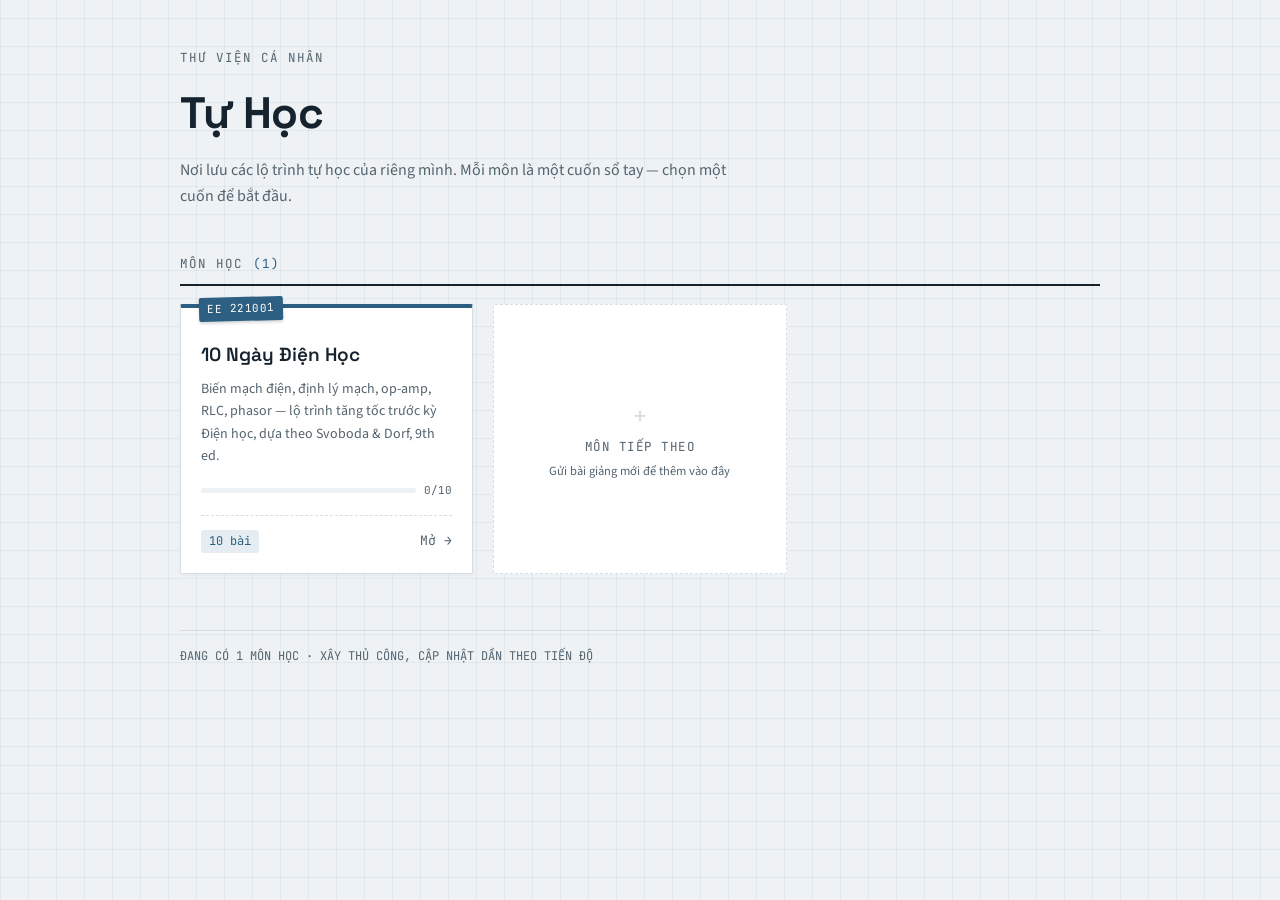
<file: index_1.html>
<!DOCTYPE html>
<html lang="vi">
<head>
<meta charset="UTF-8">
<meta name="viewport" content="width=device-width, initial-scale=1.0">
<title>Tự Học — Thư viện bài giảng cá nhân</title>
<link rel="preconnect" href="https://fonts.googleapis.com">
<link href="https://fonts.googleapis.com/css2?family=Space+Grotesk:wght@500;600;700&family=Source+Sans+3:wght@400;500;600;700&family=JetBrains+Mono:wght@400;500;600&display=swap" rel="stylesheet">
<style>
  :root{
    --bg:#eef2f5;
    --grid:rgba(44,95,130,0.07);
    --paper:#ffffff;
    --ink:#16232e;
    --ink-soft:#54646f;
    --line:#d7dee3;
    --blue:#2c5f82;
    --blue-soft:#e6edf2;
    --copper:#b5533c;
    --copper-soft:#f5e9e4;
    --amber:#b9791f;
    --amber-soft:#faf1de;
    --green:#3f8f6d;
    --green-soft:#e9f4ef;
    --font-display:'Space Grotesk', sans-serif;
    --font-body:'Source Sans 3', sans-serif;
    --font-mono:'JetBrains Mono', monospace;
  }
  *{box-sizing:border-box;}
  body{
    margin:0;
    background-color:var(--bg);
    background-image:
      repeating-linear-gradient(0deg, var(--grid) 0 1px, transparent 1px 28px),
      repeating-linear-gradient(90deg, var(--grid) 0 1px, transparent 1px 28px);
    font-family:var(--font-body);
    color:var(--ink);
    line-height:1.6;
    padding:48px 16px 80px;
  }
  .wrap{
    max-width:920px;
    margin:0 auto;
  }
  header{
    margin-bottom:44px;
  }
  .eyebrow{
    font-family:var(--font-mono);
    font-size:12.5px;
    letter-spacing:.08em;
    color:var(--ink-soft);
    margin-bottom:10px;
  }
  h1{
    font-family:var(--font-display);
    font-size:clamp(30px,5.5vw,44px);
    font-weight:700;
    margin:0 0 10px;
    letter-spacing:-.01em;
  }
  header p{
    color:var(--ink-soft);
    font-size:16px;
    max-width:560px;
    margin:0;
  }
  .shelf-label{
    font-family:var(--font-mono);
    font-size:12.5px;
    letter-spacing:.08em;
    color:var(--ink-soft);
    text-transform:uppercase;
    display:flex;
    align-items:baseline;
    gap:10px;
    margin:0 0 18px;
    padding-bottom:10px;
    border-bottom:2px solid var(--ink);
  }
  .shelf-label .count{
    color:var(--blue);
  }
  .shelf{
    display:grid;
    grid-template-columns:repeat(auto-fill, minmax(240px, 1fr));
    gap:20px;
  }
  .card{
    position:relative;
    background:var(--paper);
    border:1px solid var(--line);
    border-radius:2px;
    padding:26px 20px 20px;
    text-decoration:none;
    color:var(--ink);
    display:flex;
    flex-direction:column;
    min-height:180px;
    box-shadow:0 1px 3px rgba(22,35,46,0.05);
    transition:transform .15s ease, box-shadow .15s ease;
    overflow:visible;
  }
  .card::before{
    content:attr(data-code);
    position:absolute;
    top:-11px;
    left:18px;
    font-family:var(--font-mono);
    font-size:11px;
    letter-spacing:.05em;
    background:var(--accent, var(--blue));
    color:#fff;
    padding:3px 8px;
    border-radius:2px;
    transform:rotate(-1.5deg);
    box-shadow:0 2px 3px rgba(22,35,46,0.18);
  }
  .card{ border-top:4px solid var(--accent, var(--blue)); }
  @media (prefers-reduced-motion: no-preference){
    .card:hover{
      transform:translateY(-3px);
      box-shadow:0 10px 20px rgba(22,35,46,0.10);
    }
  }
  .card h2{
    font-family:var(--font-display);
    font-size:19px;
    font-weight:600;
    margin:6px 0 8px;
  }
  .card p.desc{
    font-size:14px;
    color:var(--ink-soft);
    margin:0 0 auto;
    flex:1;
  }
  .progress-mini{ display:flex; align-items:center; gap:8px; margin-top:14px; }
  .progress-mini-track{ flex:1; height:5px; background:var(--bg); border-radius:3px; overflow:hidden; }
  .progress-mini-fill{ height:100%; width:0%; background:var(--accent, var(--blue)); border-radius:3px; }
  @media (prefers-reduced-motion: no-preference){
    .progress-mini-fill{ transition:width .3s ease; }
  }
  .progress-mini-label{ font-family:var(--font-mono); font-size:11px; color:var(--ink-soft); white-space:nowrap; }
  .card .meta{
    display:flex;
    justify-content:space-between;
    align-items:center;
    margin-top:16px;
    padding-top:14px;
    border-top:1px dashed var(--line);
  }
  .card .tag{
    font-family:var(--font-mono);
    font-size:12px;
    color:var(--accent, var(--blue));
    background:var(--accent-soft, var(--blue-soft));
    padding:2px 8px;
    border-radius:3px;
  }
  .card .go{
    font-family:var(--font-mono);
    font-size:13px;
    color:var(--ink-soft);
  }
  .card:hover .go{ color:var(--accent, var(--blue)); }

  .card.empty{
    align-items:center;
    justify-content:center;
    text-align:center;
    border:1.5px dashed var(--line);
    border-top:1.5px dashed var(--line);
    color:var(--ink-soft);
    box-shadow:none;
  }
  .card.empty::before{ content:none; }
  .card.empty .plus{
    font-family:var(--font-display);
    font-size:26px;
    line-height:1;
    color:var(--line);
    margin-bottom:8px;
  }
  .card.empty .t1{
    font-family:var(--font-mono);
    font-size:12.5px;
    letter-spacing:.04em;
  }
  .card.empty .t2{
    font-size:12.5px;
    margin-top:4px;
  }

  footer{
    margin-top:56px;
    padding-top:16px;
    border-top:1px solid var(--line);
    font-family:var(--font-mono);
    font-size:12px;
    color:var(--ink-soft);
  }

  @media (max-width:520px){
    body{ padding:34px 12px 60px; }
  }
</style>
</head>
<body>

<div class="wrap">

  <header>
    <div class="eyebrow">THƯ VIỆN CÁ NHÂN</div>
    <h1>Tự Học</h1>
    <p>Nơi lưu các lộ trình tự học của riêng mình. Mỗi môn là một cuốn sổ tay — chọn một cuốn để bắt đầu.</p>
  </header>

  <div class="shelf-label">Môn học <span class="count">(1)</span></div>

  <div class="shelf">

    <a class="card" href="subjects/dien-hoc.html" data-code="EE 221001" data-subject-id="dien-hoc" data-total-days="10" style="--accent:#2c5f82; --accent-soft:#e6edf2;">
      <h2>10 Ngày Điện Học</h2>
      <p class="desc">Biến mạch điện, định lý mạch, op-amp, RLC, phasor — lộ trình tăng tốc trước kỳ Điện học, dựa theo Svoboda &amp; Dorf, 9th ed.</p>
      <div class="progress-mini">
        <div class="progress-mini-track"><div class="progress-mini-fill"></div></div>
        <span class="progress-mini-label">0/10</span>
      </div>
      <div class="meta">
        <span class="tag">10 bài</span>
        <span class="go">Mở →</span>
      </div>
    </a>

    <div class="card empty">
      <div class="plus">+</div>
      <div class="t1">MÔN TIẾP THEO</div>
      <div class="t2">Gửi bài giảng mới để thêm vào đây</div>
    </div>

  </div>

  <footer>ĐANG CÓ 1 MÔN HỌC · XÂY THỦ CÔNG, CẬP NHẬT DẦN THEO TIẾN ĐỘ</footer>

</div>

<script>
  // Đọc tiến độ đã lưu (cùng key localStorage với các trang môn học) và hiển thị lên từng thẻ
  (function(){
    var STORAGE_KEY = 'tuhoc-progress';
    var all = {};
    try{
      var raw = localStorage.getItem(STORAGE_KEY);
      all = raw ? JSON.parse(raw) : {};
    }catch(e){ all = {}; }

    document.querySelectorAll('.card[data-subject-id]').forEach(function(card){
      var id = card.getAttribute('data-subject-id');
      var total = parseInt(card.getAttribute('data-total-days'), 10) || 0;
      var days = all[id] || {};
      var done = 0;
      Object.keys(days).forEach(function(k){ if(days[k]) done++; });

      var fill = card.querySelector('.progress-mini-fill');
      var label = card.querySelector('.progress-mini-label');
      if(total > 0){
        if(fill) fill.style.width = (done / total * 100) + '%';
        if(label) label.textContent = done + '/' + total;
      }
    });
  })();
</script>

</body>
</html>
</file>
